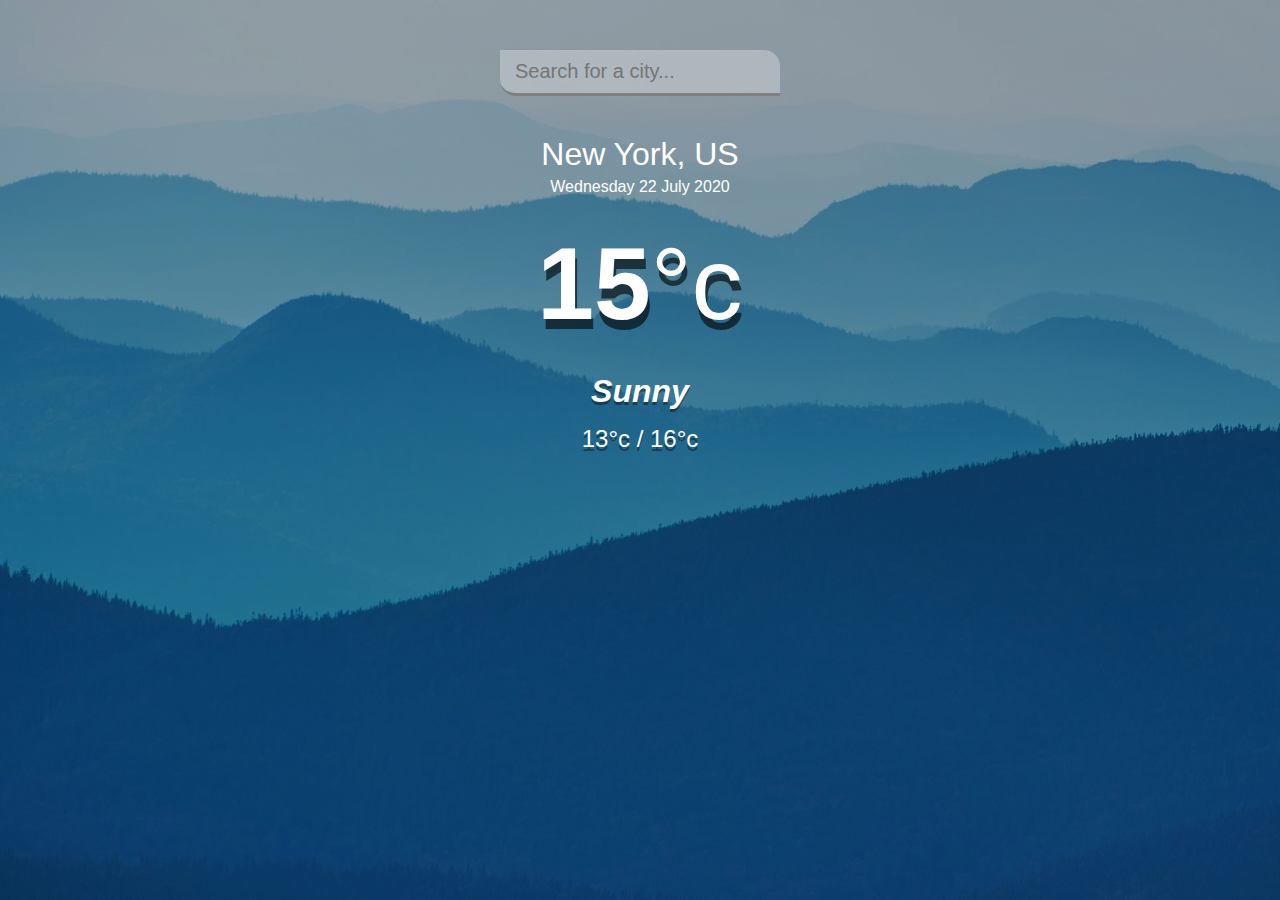
<file: Wether_App/index.html>
<!DOCTYPE html>
<html lang="en">
<head>
  <meta charset="UTF-8">
  <meta name="viewport" content="width=device-width, initial-scale=1.0">
  <title>Weather App</title>
  <link rel="stylesheet" href="main.css" />
</head>
<body>
  <div class="app-wrap">
    <header>
      <input type="text" autocomplete="off" class="search-box" placeholder="Search for a city..." />
    </header>
    <main>
      <section class="location">
        <div class="city">New York, US</div>
        <div class="date">Wednesday 22 July 2020</div>
      </section>
      <div class="current">
        <div class="temp">15<span>°c</span></div>
        <div class="weather">Sunny</div>
        <div class="hi-low">13°c / 16°c</div>
      </div>
    </main>
  </div>
  <script src="main.js"></script>
</body>
</html>
</file>
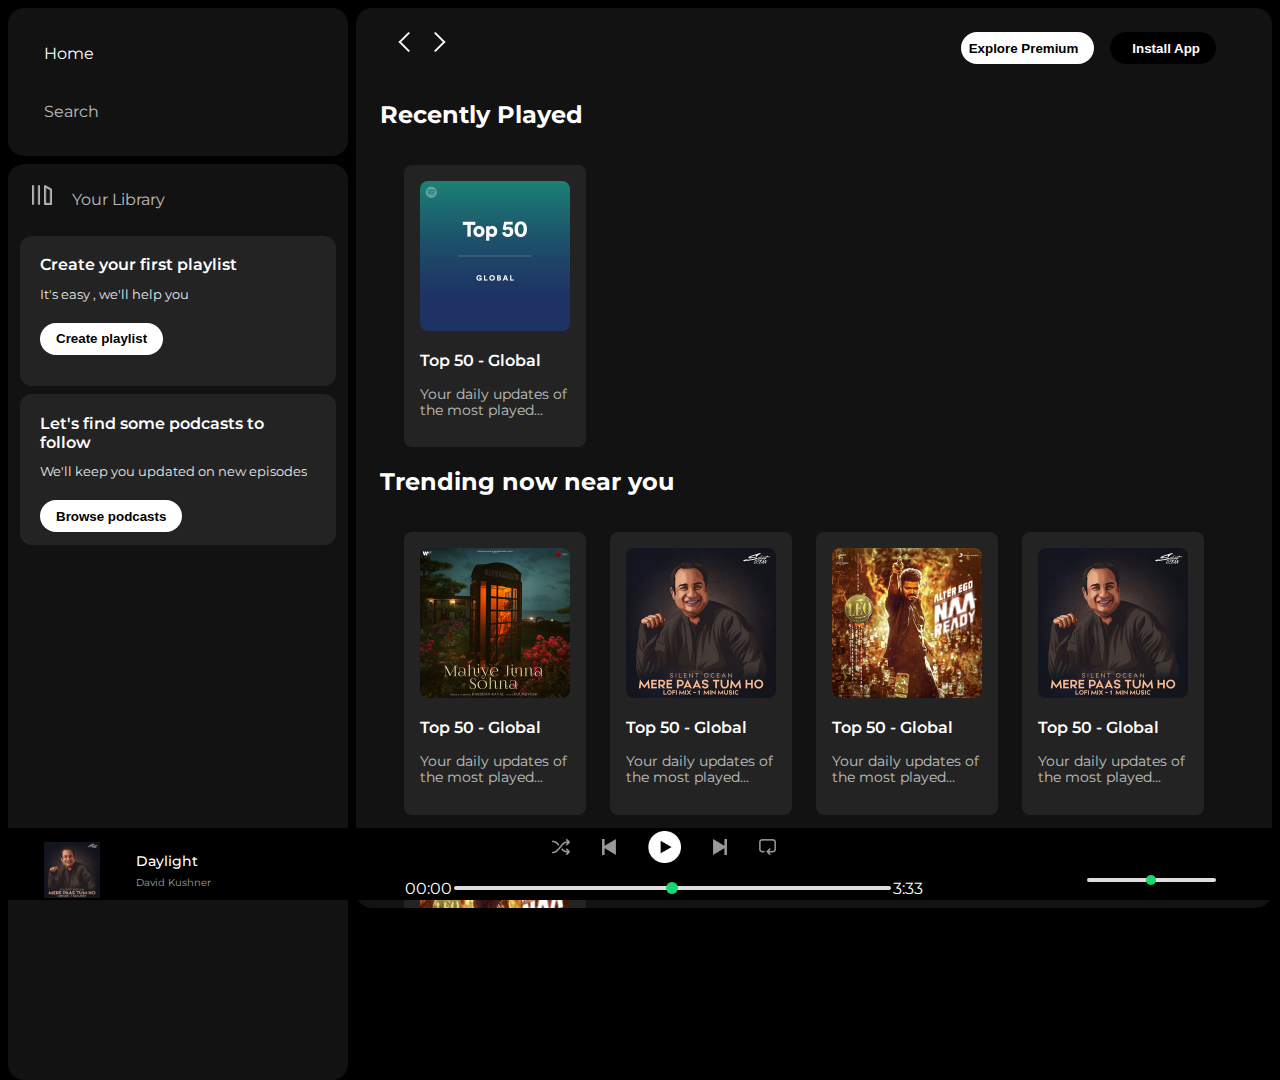
<file: Spotify/spotify.html>
<!DOCTYPE html>
<html lang="en">
<head>
      <meta charset="UTF-8">
      <meta name="viewport" content="width=device-width, initial-scale=1.0">
      <link rel="icon" href="./assect/logo.png">
      <link rel="stylesheet" href="style.css">
      <link rel="preconnect" href="https://fonts.googleapis.com">
      <link rel="preconnect" href="https://fonts.gstatic.com" crossorigin>
      <link href="https://fonts.googleapis.com/css2?family=Montserrat:ital,wght@0,100..900;1,100..900&display=swap" rel="stylesheet">
      <link rel="stylesheet" href="https://cdnjs.cloudflare.com/ajax/libs/font-awesome/6.5.1/css/all.min.css" integrity="sha512-DTOQO9RWCH3ppGqcWaEA1BIZOC6xxalwEsw9c2QQeAIftl+Vegovlnee1c9QX4TctnWMn13TZye+giMm8e2LwA==" crossorigin="anonymous" referrerpolicy="no-referrer" />
      <title>Spotify - Web Player: Music for everyone</title>
</head>
<body>
      <div class="main">
            <div class="sidebar">
                  <div class="nav">
                        <div class="nav-option" style="opacity: 1;">
                              <i class="fa-solid fa-house"></i>
                              <a href="#">Home</a>
                        </div>
                        <div class="nav-option">
                              <i class="fa-solid fa-magnifying-glass"></i>
                              <a href="#" >Search</a>
                        </div>
                  </div>
                  <div class="library">
                        <div class="options">
                              <div class="lib-option nav-option">
                                    <img src="./assect/library_icon.png">
                                    <a href="#">Your Library</a>
                              </div>
                              <div class="icons">
                                    <i class="fa-solid fa-plus"></i>
                                    <i class="fa-solid fa-arrow-right"></i>
                              </div>
                        </div>
                        <div class="lib-box">
                              <div class="box">
                                    <p class="box-p1">Create your first playlist</p>
                                    <p class="box-p2">It's easy , we'll help you</p>
                                    <button class="badge">Create playlist</button>
                              </div>
                              <div class="box">
                                    <p class="box-p1">Let's find some podcasts to follow</p>
                                    <p class="box-p2">We'll keep you updated on new episodes</p>
                                    <button class="badge">Browse podcasts</button>
                              </div>
                        </div>
                  </div>
            </div>
            <div class="main_content">
                  <div class="sticky-nav">
                        <div class="sticky-nav-icons">
                              <img src="./assect/backward_icon.png">
                              <img src="./assect/forward_icon.png" class="hide">
                        </div>
                        <div class="sticky-nav-option">
                              <button class="badge nav-item hide">Explore Premium</button>
                              <button class="badge nav-item dark-badge"><i class="fa-regular fa-circle-down" style="margin-right: 6px;"></i>Install App</button>
                              <i class="fa-regular fa-user nav-item"></i>
                        </div>
                  </div>
                  <h2>Recently Played</h2>
                        <div class="cards-container">
                              <div class="card">
                                    <img src="assect/card1img.jpeg" class="card-img">
                                    <p class="card-title">Top 50 - Global</p>
                                    <p class="card-info">Your daily updates of the most played...</p>
                              </div>
                        </div>
                  <h2>Trending now near you</h2>
                  <div class="cards-container">
                        <div class="card">
                              <img src="assect/card2img.jpeg" class="card-img">
                              <p class="card-title">Top 50 - Global</p>
                              <p class="card-info">Your daily updates of the most played...</p>
                        </div>
                        <div class="card">
                              <img src="assect/card3img.jpeg" class="card-img">
                              <p class="card-title">Top 50 - Global</p>
                              <p class="card-info">Your daily updates of the most played...</p>
                        </div>
                        <div class="card">
                              <img src="assect/card4img.jpeg" class="card-img">
                              <p class="card-title">Top 50 - Global</p>
                              <p class="card-info">Your daily updates of the most played...</p>
                        </div>
                        <div class="card">
                              <img src="assect/card3img.jpeg" class="card-img">
                              <p class="card-title">Top 50 - Global</p>
                              <p class="card-info">Your daily updates of the most played...</p>
                        </div>
                        <div class="card">
                              <img src="assect/card4img.jpeg" class="card-img">
                              <p class="card-title">Top 50 - Global</p>
                              <p class="card-info">Your daily updates of the most played...</p>
                        </div>
                  </div>
                  <h2>Featured Charts</h2>
                  <div class="cards-container">
                        <div class="card">
                              <img src="assect/card5img.jpeg" class="card-img">
                              <p class="card-title">Top Songs Global</p>
                              <p class="card-info">Your daily updates of the most played...</p>
                        </div>
                        <div class="card">
                              <img src="assect/card6img.jpeg" class="card-img">
                              <p class="card-title">Top Songs India</p>
                              <p class="card-info">Your daily updates of the most played...</p>
                        </div>
                        <div class="card">
                              <img src="assect/card1img.jpeg" class="card-img">
                              <p class="card-title">Top 50 - Global</p>
                              <p class="card-info">Your daily updates of the most played...</p>
                        </div>
                  </div>
                  <div class="footer">
                        <div class="line"></div>
                  </div>
            </div>
            <div class="music_player">
                  <div class="album">
                        <img src="assect/card3img.jpeg" class="album-img">
                        <div class="album-des">
                              <p class="album-title">Daylight</p><br>
                              <p class="album-info">David Kushner</p>
                        </div>
                        <i class="fa-regular fa-heart"></i>
                        <i class="fa-solid fa-display"></i>
                  </div>
                  <div class="player">
                        <div class="player-controls">
                              <img src="./assect/player_icon1.png" class="player-control-icon">
                              <img src="./assect/player_icon2.png" class="player-control-icon">
                              <img src="./assect/player_icon3.png" class="player-control-icon" style="opacity: 1; height: 2rem;">
                              <img src="./assect/player_icon4.png" class="player-control-icon">
                              <img src="./assect/player_icon5.png" class="player-control-icon">
                        </div>
                        <div class="playback-bar">
                              <span class="cur-time">00:00</span>
                              <input type="range" min="0" max="100" step="1" class="progress-bar">
                              <span class="tot-time">3:33</span>
                        </div>
                  </div>
                  <div class="controls">
                        <i class="fa-regular fa-file-audio"></i>
                        <i class="fa-solid fa-list-check"></i>
                        <i class="fa-regular fa-keyboard"></i>
                        <i class="fa-solid fa-volume-high"></i>
                        <input type="range" min="0" max="100" step="1" class="control-play">
                        <i class="fa-solid fa-up-right-and-down-left-from-center"></i>
                  </div>
            </div>
      </div>
</body>
</html>
</file>
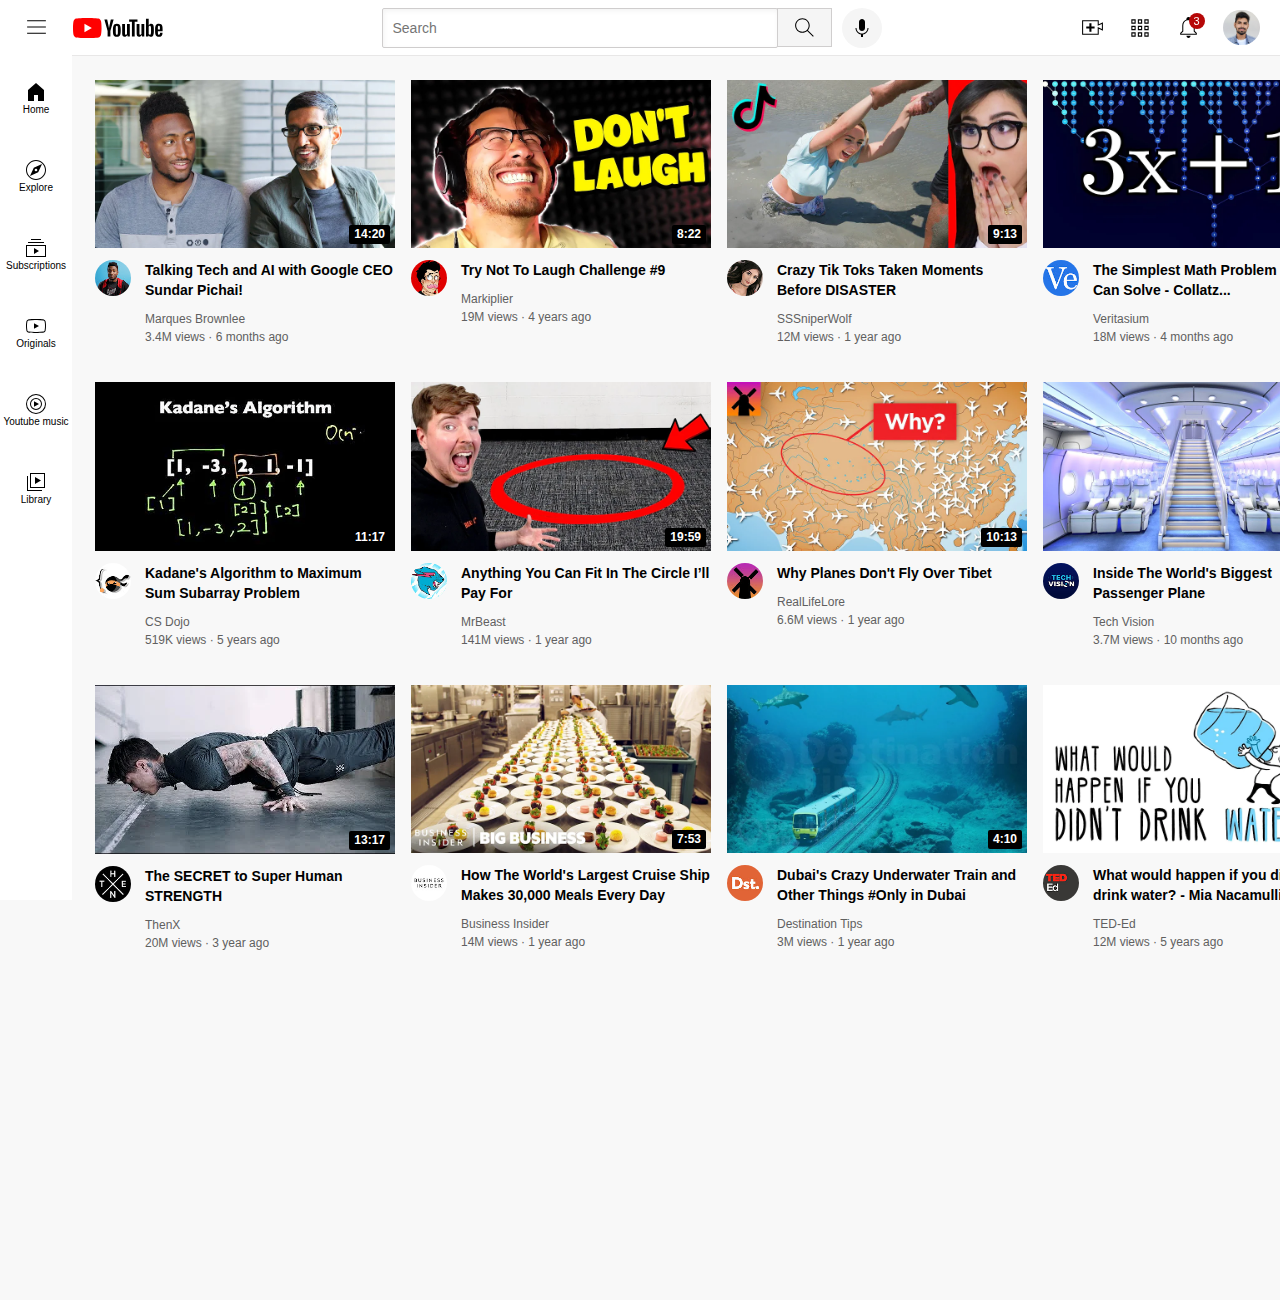
<file: Youtube/youtube.html>
<!DOCTYPE html>
<html>
<head>
      <title>Youtube Clone</title>
      <link rel="stylesheet" href="css\body.css">
      <link rel="stylesheet" href="css\header.css">
      <link rel="stylesheet" href="css\sidebar.css">
      <link rel="preconnect" href="https://fonts.googleapis.com">
      <link rel="preconnect" href="https://fonts.gstatic.com" crossorigin>
      <link href="https://fonts.googleapis.com/css2?family=Open+Sans:wght@400;500;600&display=swap" rel="stylesheet">
</head>
<style>
      p{
            font-family:'Lucida Sans', 'Lucida Sans Regular', 'Lucida Grande', 'Lucida Sans Unicode', Geneva, Verdana, sans-serif;
            margin-top: 0;
            margin-bottom: 0;
      }
      body{
            margin: 0;
            font-family: Arial, Helvetica, sans-serif;
            margin-bottom: 350px;
      }
</style>
<body>
      <div class="header">
            <div class="left_section">
                  <img class="hamburger" src="icons\hamburger-menu.svg">
                  <img class="youtube_logo" src="icons\youtube-logo.svg">
            </div>
            <div class="middle_section">
                  <input class="search_bar" type="text" placeholder="Search">
                  <button class="search_button">
                        <img class="search_icon" src="icons\search.svg">
                        <div class="tooltip">Search</div>
                  </button>
                  <button class="voice_search_button">
                        <img class="voice_search_icon" src="icons\voice-search-icon.svg">
                        <div class="tooltip">Search with your voice</div>
                  </button>
            </div>
            <div class="right_section">
                  <div class="upload_icon">
                        <img class="upload" src="icons\upload.svg">
                        <div class="tooltip">Create</div>
                  </div>
                  <div class="youtube_apps_icon">
                        <img class="youtube_apps" src="icons\youtube-apps.svg">
                        <div class="tooltip">Youtube apps</div>
                  </div>
                  
                  <div class="notifications_icon">
                        <img class="notifications" src="icons\notifications.svg">
                        <div class="notifications_count">3</div>
                        <div class="tooltip">Notifications</div>
                  </div>
                  
                  <img class="profile" src="photos\profile.jpg">
                  
            </div>
      </div>
      <div class="sidebar">
            <div class="sidebar_link">
                  <img src="icons\home.svg">
                  <div>Home</div>
            </div>
            <div class="sidebar_link">
                  <img src="icons\explore.svg">
                  <div>Explore</div>
            </div>
            <div class="sidebar_link">
                  <img src="icons\subscriptions.svg">
                  <div>Subscriptions</div>
            </div>
            <div class="sidebar_link">
                  <img src="icons\originals.svg">
                  <div>Originals</div>
            </div>
            <div class="sidebar_link">
                  <img src="icons\youtube-music.svg">
                  <div>Youtube music</div>
            </div>
            <div class="sidebar_link">
                  <img src="icons\library.svg">
                  <div>Library</div>
            </div>
      </div>
      <main>
            <div class="video_grid">
                  <div class="video-preview">
                        <div class="thumbnail_row">
                              <img class="thumbnail_1" src="photos\thumbnail-1.webp">
                              <div class="video_time">14:20</div>
                        </div>
                        <div class="video_info_grid">
                              <div class="channel_pic">
                                    <img class="profile_pic" src="photos\channel-1.jpeg">
                              </div>
                              <div class="video_info">
                                    <p class="video_title">Talking Tech and AI with Google CEO Sundar Pichai!</p>
                                    <p class="video_author">Marques Brownlee</p>
                                    <p class="video_stats">3.4M views · 6 months ago</p>
                              </div>
                        </div>
                  </div>
                  <div class="video-preview">
                        <div class="thumbnail_row">
                              <img class="thumbnail_1" src="photos\thumbnail-2.webp">
                              <div class="video_time">8:22</div>
                        </div>
                        <div class="video_info_grid">
                              <div class="channel_pic">
                                    <img class="profile_pic" src="photos\channel-2.jpeg">
                              </div>
                              <div class="video_info">
                                    <p class="video_title">Try Not To Laugh Challenge #9</p>
                                    <p class="video_author">Markiplier</p>
                                    <p class="video_stats">19M views · 4 years ago</p>
                              </div>
                        </div>
                  </div>
                  <div class="video-preview">
                        <div class="thumbnail_row">
                              <img class="thumbnail_1" src="photos\thumbnail-3.webp">
                              <div class="video_time">9:13</div>
                        </div>
                        <div class="video_info_grid">
                              <div class="channel_pic">
                                    <img class="profile_pic" src="photos\channel-3.jpeg">
                              </div>
                              <div class="video_info">
                                    <p class="video_title">Crazy Tik Toks Taken Moments Before DISASTER</p>
                                    <p class="video_author">SSSniperWolf</p>
                                    <p class="video_stats">12M views · 1 year ago</p>
                              </div>
                        </div>
                  </div>
                  <div class="video-preview">
                        <div class="thumbnail_row">
                              <img class="thumbnail_1" src="photos\thumbnail-4.webp">
                              <div class="video_time">22:03</div>
                        </div>
                        <div class="video_info_grid">
                              <div class="channel_pic">
                                    <img class="profile_pic" src="photos\channel-4.jpeg">
                              </div>
                              <div class="video_info">
                                    <p class="video_title">The Simplest Math Problem No One Can Solve - Collatz...</p>
                                    <p class="video_author">Veritasium</p>
                                    <p class="video_stats">18M views · 4 months ago</p>
                              </div>
                        </div>
                  </div>
                  <div class="video-preview">
                        <div class="thumbnail_row">
                              <img class="thumbnail_1" src="photos\thumbnail-5.webp">
                              <div class="video_time">11:17</div>
                        </div>
                        <div class="video_info_grid">
                              <div class="channel_pic">
                                    <img class="profile_pic" src="photos\channel-5.jpeg">
                              </div>
                              <div class="video_info">
                                    <p class="video_title">Kadane's Algorithm to Maximum Sum Subarray Problem</p>
                                    <p class="video_author">CS Dojo</p>
                                    <p class="video_stats">519K views · 5 years ago</p>
                              </div>
                        </div>
                  </div>
                  <div class="video-preview">
                        <div class="thumbnail_row">
                              <img class="thumbnail_1" src="photos\thumbnail-6.webp">
                              <div class="video_time">19:59</div>
                        </div>
                        <div class="video_info_grid">
                              <div class="channel_pic">
                                    <img class="profile_pic" src="photos\channel-6.jpeg">
                              </div>
                              <div class="video_info">
                                    <p class="video_title">Anything You Can Fit In The Circle I’ll Pay For</p>
                                    <p class="video_author">MrBeast</p>
                                    <p class="video_stats">141M views · 1 year ago</p>
                              </div>
                        </div>
                  </div>
                  <div class="video-preview">
                        <div class="thumbnail_row">
                              <img class="thumbnail_1" src="photos\thumbnail-7.webp">
                              <div class="video_time">10:13</div>
                        </div>
                        <div class="video_info_grid">
                              <div class="channel_pic">
                                    <img class="profile_pic" src="photos\channel-7.jpeg">
                              </div>
                              <div class="video_info">
                                    <p class="video_title">Why Planes Don't Fly Over Tibet</p>
                                    <p class="video_author">RealLifeLore</p>
                                    <p class="video_stats">6.6M views · 1 year ago</p>
                              </div>
                        </div>
                  </div>
                  <div class="video-preview">
                        <div class="thumbnail_row">
                              <img class="thumbnail_1" src="photos\thumbnail-8.webp">
                              <div class="video_time">7:12</div>
                        </div>
                        <div class="video_info_grid">
                              <div class="channel_pic">
                                    <img class="profile_pic" src="photos\channel-8.jpeg">
                              </div>
                              <div class="video_info">
                                    <p class="video_title">Inside The World's Biggest Passenger Plane</p>
                                    <p class="video_author">Tech Vision</p>
                                    <p class="video_stats">3.7M views · 10 months ago</p>
                              </div>
                        </div>
                  </div>
                  <div class="video-preview">
                        <div class="thumbnail_row">
                              <img class="thumbnail_1" src="photos\thumbnail-9.webp">
                              <div class="video_time">13:17</div>
                        </div>
                        <div class="video_info_grid">
                              <div class="channel_pic">
                                    <img class="profile_pic" src="photos\channel-9.jpeg">
                              </div>
                              <div class="video_info">
                                    <p class="video_title">The SECRET to Super Human STRENGTH</p>
                                    <p class="video_author">ThenX</p>
                                    <p class="video_stats">20M views · 3 year ago</p>
                              </div>
                        </div>
                  </div>
                  <div class="video-preview">
                        <div class="thumbnail_row">
                              <img class="thumbnail_1" src="photos\thumbnail-10.webp">
                              <div class="video_time">7:53</div>
                        </div>
                        <div class="video_info_grid">
                              <div class="channel_pic">
                                    <img class="profile_pic" src="photos\channel-10.jpeg">
                              </div>
                              <div class="video_info">
                                    <p class="video_title">How The World's Largest Cruise Ship Makes 30,000 Meals Every Day</p>
                                    <p class="video_author">Business Insider</p>
                                    <p class="video_stats">14M views · 1 year ago</p>
                              </div>
                        </div>
                  </div>
                  <div class="video-preview">
                        <div class="thumbnail_row">
                              <img class="thumbnail_1" src="photos\thumbnail-11.webp">
                              <div class="video_time">4:10</div>
                        </div>
                        <div class="video_info_grid">
                              <div class="channel_pic">
                                    <img class="profile_pic" src="photos\channel-11.jpeg">
                              </div>
                              <div class="video_info">
                                    <p class="video_title">Dubai's Crazy Underwater Train and Other Things #Only in Dubai</p>
                                    <p class="video_author">Destination Tips</p>
                                    <p class="video_stats">3M views · 1 year ago</p>
                              </div>
                        </div>
                  </div>
                  <div class="video-preview">
                        <div class="thumbnail_row">
                              <img class="thumbnail_1" src="photos\thumbnail-12.webp">
                              <div class="video_time">4:51</div>
                        </div>
                        <div class="video_info_grid">
                              <div class="channel_pic">
                                    <img class="profile_pic" src="photos\channel-12.jpeg">
                              </div>
                              <div class="video_info">
                                    <p class="video_title">What would happen if you didn’t drink water? - Mia Nacamulli</p>
                                    <p class="video_author">TED-Ed</p>
                                    <p class="video_stats">12M views · 5 years ago</p>
                              </div>
                        </div>
                  </div>
            </div>
      </main>
</body>
</html>
</file>
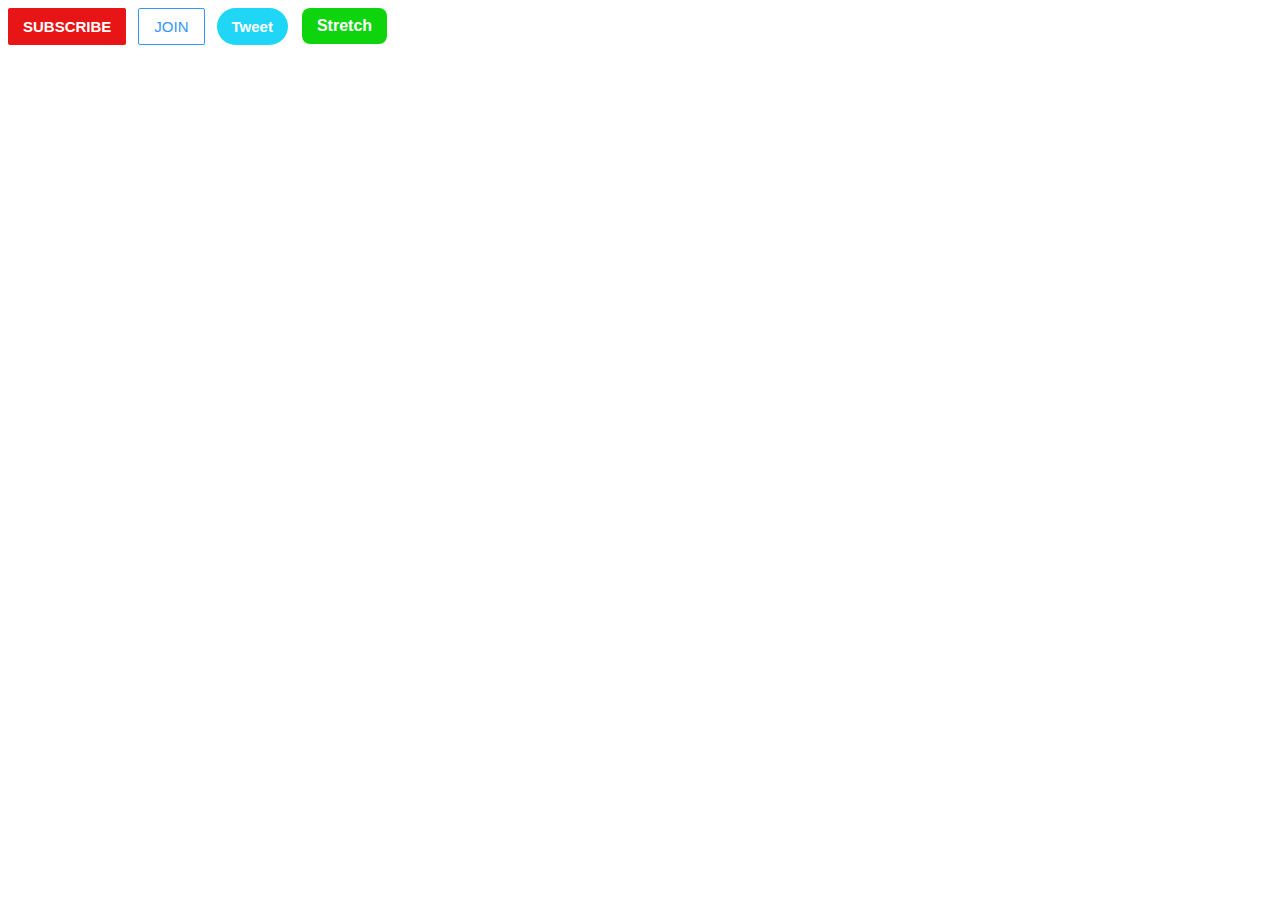
<file: Youtube/Challange/buttons.html>
<!DOCTYPE html>
<html lang="en">
<head>
      <meta charset="UTF-8">
      <meta name="viewport" content="width=device-width, initial-scale=1.0">
      <title>Document</title>
</head>
<style>
      .subscribe-button{
            background-color: rgb(231, 21, 21);
            color: white;
            border: none;
            padding-top: 10px;
            padding-bottom: 10px;
            padding-left: 15px;
            padding-right: 15px;
            border-radius: 2px;
            cursor: pointer;
            font-weight: bold;
            font-size:15px;
            margin-right: 8px;
            transition: opacity 0.2s;
            vertical-align: top;
      }
      .subscribe-button:hover{
            opacity: 0.6;
      }
      .subscribe-button:active{
            opacity: 0.3;
      }
      .join-button{
            background-color: white;
            border-color: rgb(52, 150, 248);
            border-style: solid;
            border-width: 1px;
            color:rgb(52, 150, 248) ;
            font-size: 15px;
            padding-top: 9px;
            padding-bottom: 9px;
            padding-left: 15px;
            padding-right: 15px;
            border-radius: 2px;
            border-radius: 2px;
            margin-right: 8px;
            cursor: pointer;
            transition: background-color 0.5s;
            vertical-align: top;
      }
      .join-button:hover{
            background-color: rgb(52, 150, 248) ;
            color: white;
      }
      .join-button:active{
            opacity: 0.8;
      }
      .tweet-button{
            background-color: rgb(31, 214, 246);
            color: white;
            border: none;
            padding-top: 10px;
            padding-bottom: 10px;
            padding-left: 15px;
            padding-right: 15px;
            border-radius: 25px;
            font-weight: bold;
            font-size: 15px;
            cursor: pointer;
            transition: box-shadow 0.15s;
            vertical-align: top;
      }
      .tweet-button:hover{
            box-shadow: 1px 2px 10px rgb(154, 154, 154);
      }
      .tweet-button:active{
            opacity: 0.8;
      }
      .stretch-button{
            background-color: rgb(14, 212, 14);
            color: white;
            border: none;
            padding-top: 9px;
            padding-bottom: 9px;
            padding-left: 15px;
            padding-right: 15px;
            margin-left: 10px;
            border-radius: 8px;
            font-weight: bold;
            font-size: 16px;
            cursor: pointer;
            transition: padding-top 1s,
            padding-bottom 1s,
            padding-left 1s,
            padding-right  1s;
      }
      .stretch-button:hover{
            padding-top: 15px;
            padding-bottom: 15px;
            padding-left: 30px;
            padding-right: 30px;
      }
</style>
<body>
      <button class="subscribe-button">SUBSCRIBE</button>
      <button class="join-button">JOIN</button>
      <button class="tweet-button">Tweet</button>
      <button class="stretch-button">Stretch</button>
</body>
</html>
</file>
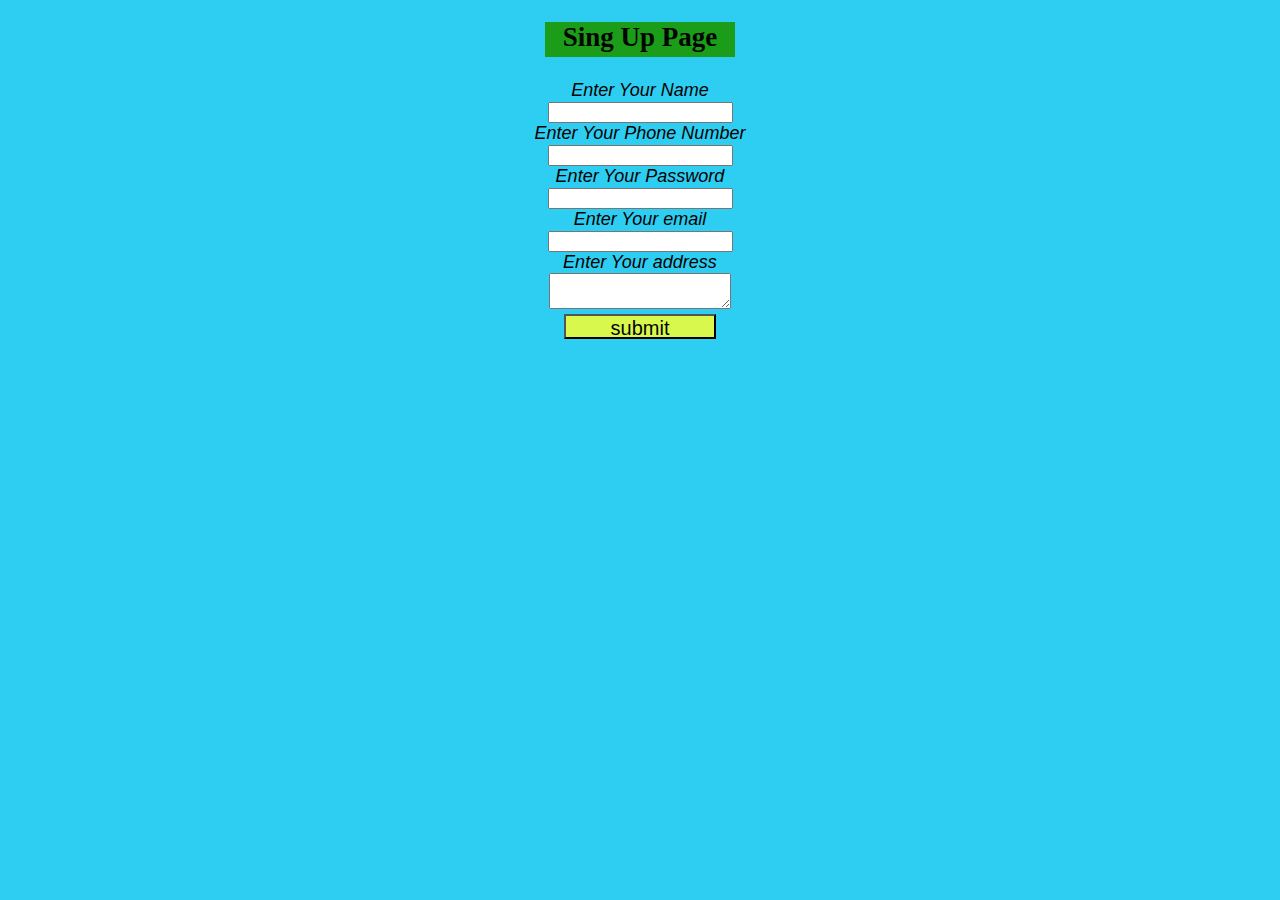
<file: Youtube/Challange/form.html>
<!DOCTYPE html>
<html>
    <head>
        <title>Registration Form</title>
    </head>
    <body>
        <style>
            body {
                background: rgb(45, 206, 241);
                font-family: 'Times New Roman', Times, serif;
                font-size: large;
            }
            h2{
                color: rgb(1, 5, 0);
                background-position: 50%;
                font-family: Georgia, 'Times New Roman', Times, serif;
                border:none;
                background-color: rgb(28, 157, 25);
                width: 15%;
                height: 35px;
                text-align: center;
            }
            h3{
                color: rgb(37, 91, 240);
                font-size: larger;
            }
            label{
                color: rgb(6, 1, 1);
                font-family: 'Gill Sans', 'Gill Sans MT', Calibri, 'Trebuchet MS', sans-serif;
                font-style: italic;
            }
            input[type="submit"]{
                color: rgb(6, 6, 6);
                background-color: rgb(217, 248, 77);
                width: 12%;
                height: 25px;
                font-size: 20px;
            }
        </style>
        <div id="contain" align="center">
        <h2 >Sing Up Page</h2>
        </div>
        <form action="basics.html">
                <div id="menu" align="center">
                <label>Enter Your Name</label><br>
                <input type="text" name="name" ><br>
                <label>Enter Your Phone Number</label><br>
                <input type="number" name="Phone Number" ><br>
                <label for="password"> Enter Your Password</label><br>
                <input type="password" id="password" name="password" ><br>
                <label>Enter Your email</label><br>
                <input type="email" name="email"><br>
                <label>Enter Your address</label><br>
                <textarea></textarea><br>
                <input type="submit" value="submit" formaction="basics.html"><br>
                </div>
        </form>
    </body>
</html>
</file>
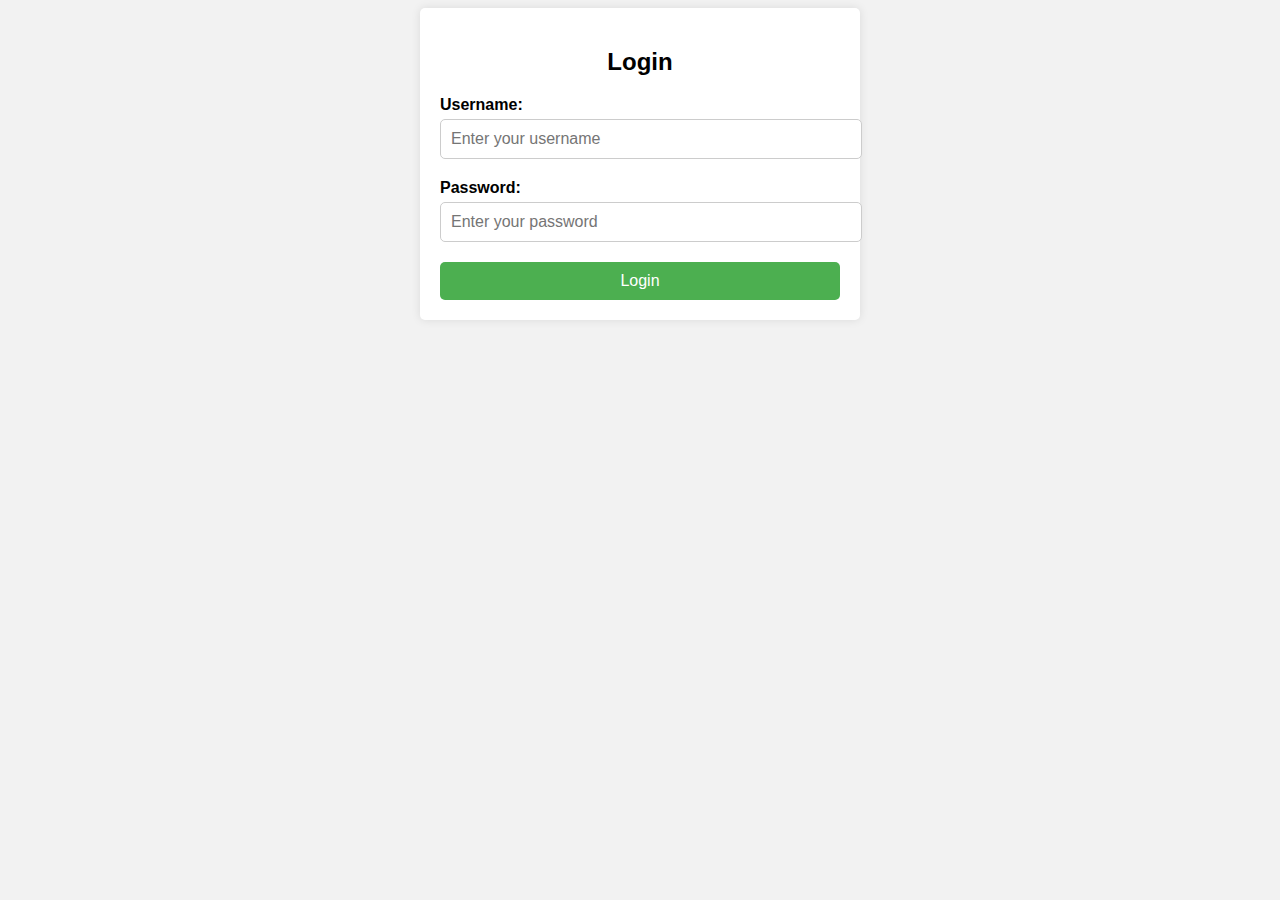
<file: Youtube/Challange/login.html>
<!DOCTYPE html>
<html>
<head>
  <title>Login Page</title>
  <style>
    body {
      font-family: Arial, sans-serif;
      background-color: #f2f2f2;
    }
    
    .container {
      max-width: 400px;
      margin: 0 auto;
      padding: 20px;
      background-color: #fff;
      border-radius: 5px;
      box-shadow: 0 0 10px rgba(0, 0, 0, 0.1);
    }
    
    h2 {
      text-align: center;
    }
    
    .form-group {
      margin-bottom: 20px;
    }
    
    label {
      display: block;
      font-weight: bold;
      margin-bottom: 5px;
    }
    
    input[type="text"],
    input[type="password"] {
      width: 100%;
      padding: 10px;
      font-size: 16px;
      border-radius: 5px;
      border: 1px solid #ccc;
    }
    
    .btn {
      display: block;
      width: 100%;
      padding: 10px;
      font-size: 16px;
      text-align: center;
      border-radius: 5px;
      border: none;
      background-color: #4CAF50;
      color: #fff;
      cursor: pointer;
    }
    
    .btn:hover {
      background-color: #45a049;
    }
  </style>
</head>
<body>
  <div class="container">
    <h2>Login</h2>
    <form>
      <div class="form-group">
        <label for="username">Username:</label>
        <input type="text" id="username" name="username" placeholder="Enter your username">
      </div>
      <div class="form-group">
        <label for="password">Password:</label>
        <input type="password" id="password" name="password" placeholder="Enter your password">
      </div>
      <button class="btn" type="submit">Login</button>
    </form>
  </div>
</body>
</html>
</file>
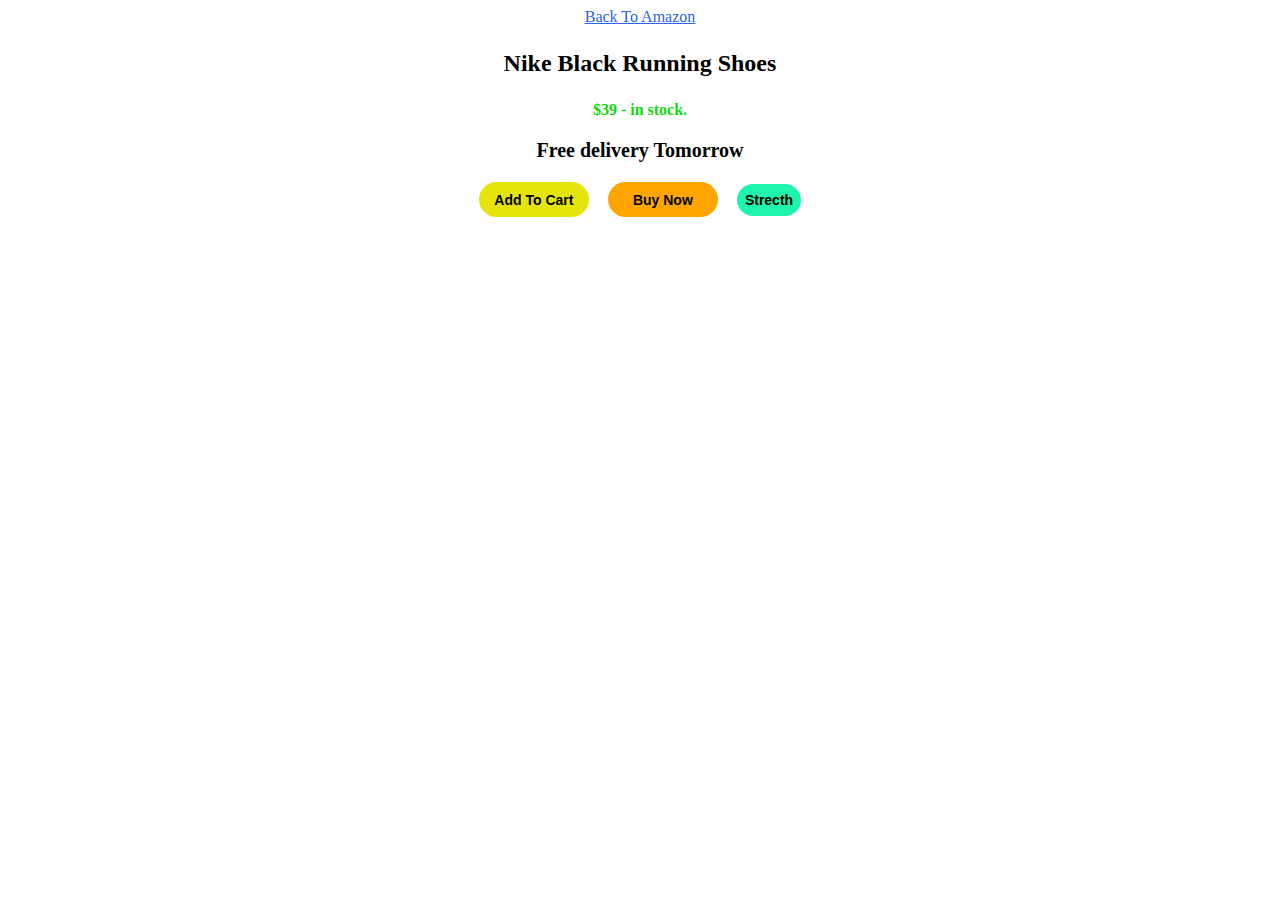
<file: Youtube/Challange/problem.html>
<!DOCTYPE html>
<html>
    <head>
<style>
    .amazon-link{
        color: rgb(40, 102, 234);
    }
    .amazon-link:hover{
        color: red;
    }
    .product{
        font-size: 24px;
        font-weight: bold;
    }
    .stock{
        color: rgb(15, 218, 15);
        font-weight: bold;
    }
    .date{
        font-size: 20px;
        font-weight: bold;
    }
    .cart{
        background-color: rgb(229, 229, 11);
        border: none;
        height: 35px;
        width: 110px;
        border-radius: 20px;
        text-align: center;
        font-size: medium;
        cursor: pointer;
        font-size: 14px;
        font-weight: 600;
        margin-right: 15px;
        transition: opacity 0.15s;
    }
    .cart:hover{
        opacity: 0.6;
    }
    .cart:active{
        background-color: rgb(28, 248, 65);
    }
    .buy{
        background-color: orange;
        border: none;
        height: 35px;
        width: 110px;
        border-radius: 20px;
        font-size: medium;
        cursor: pointer;
        font-size: 14px;
        font-weight: 600;
        margin-right: 15px;
    }
    .buy:hover{
        opacity: 0.6;
    }
    .buy:active{
        background-color: aqua;
    }
    .strecth{
        background-color: rgb(29, 245, 173);
        border: none;
        padding-left: 8px;
        padding-top: 8px;
        padding-bottom: 8px;
        padding-right: 8px;
        font-size: 14px;
        font-weight: 600;
        border-radius: 20px;
        transition: padding-left,padding-right 0.5s;
        margin-bottom: 20px;
    }
    .strecth:hover{
        padding-left: 30px;
        padding-right: 30px;
    }
</style>
</head>
<body>
<div align="center">
<a class="amazon-link" href="www.amason.com">Back To Amazon</a>
<p class="product">Nike Black Running Shoes</p>
<p class="stock">$39 - in stock.</p>
<p class="date">Free delivery Tomorrow</p>
<button class="cart">Add To Cart</button>
<button class="buy">Buy Now</button>
<button class="strecth">Strecth</button><br>
</div>
</body>
</html>
</file>
<file: Wether_App/main.css>
* {
  margin: 0;
  padding: 0;
  box-sizing: border-box;
}

body {
  font-family: 'montserrat', sans-serif;
  background-image: url('bg.jpg');
  background-size: cover;
  background-position: top center;
}

.app-wrap {
  display: flex;
  flex-direction: column;
  min-height: 100vh;
  background-image: linear-gradient(to bottom, rgba(0, 0, 0, 0.3), rgba(0, 0, 0, 0.3));
}

header {
  display: flex;
  justify-content: center;
  align-items: center;
  padding: 50px 15px 15px;
}

header input {
  width: 100%;
  max-width: 280px;
  padding: 10px 15px;
  border: none;
  outline: none;
  background-color: rgba(255, 255, 255, 0.3);
  border-radius: 0px 16px 0px 16px;
  border-bottom: 3px solid gray;

  color: #313131;
  font-size: 20px;
  font-weight: 300;
  transition: 0.2s ease-out;
}

header input:focus {
  background-color: rgba(255, 255, 255, 0.6);
}

main {
  flex: 1 1 100%;
  padding: 25px 25px 50px;
  display: flex;
  flex-direction: column;
  align-items: center;
  text-align: center;
}

.location .city {
  color: #fff;
  font-size: 32px;
  font-weight: 500;
  margin-bottom: 5px;
}

.location .date {
  color: #fff;
  font-size: 16px;
}

.current .temp {
  color: #fff;
  font-size: 102px;
  font-weight: 900;
  margin: 30px 0px;
  text-shadow: 2px 10px rgba(0, 0, 0, 0.6);
}

.current .temp span {
  font-weight: 500;
}

.current .weather {
  color: #fff;
  font-size: 32px;
  font-weight: 700;
  font-style: italic;
  margin-bottom: 15px;
  text-shadow: 0px 3px rgba(0, 0, 0, 0.4);
}

.current .hi-low {
  color: #fff;
  font-size: 24px;
  font-weight: 500;
  text-shadow: 0px 4px rgba(0, 0, 0, 0.4);
}
</file>
<file: Spotify/style.css>
body{
      font-family: "Montserrat", sans-serif;
      margin: 0;
      background-color: black;
      color: white;
      overflow: hidden;
}
.main{
      display: flex;
      height: 100vh;
      padding: 0.5rem;
}
.sidebar{
      background-color: black;
      width: 340px;
      border-radius: 1rem;
      margin-right: 0.5rem;
}
.main_content{
      background-color: #121212;
      flex: 1;
      border-radius: 1rem;
      overflow: auto;
      padding: 0 1.5rem 0 1.5rem;
}
.music_player{
      background-color: black;
      position: fixed;
      bottom: 0;
      width: 100%;
      height: 72px;
}
a{
      text-decoration: none;
      color: white;
}
.nav{
      background-color: #121212;
      border-radius: 1rem;
      display: flex;
      flex-direction: column;
      justify-content: center;
      height: 100px;
      padding: 1.5rem 0.5rem;
}
.nav-option{
      line-height: 2.5rem;
      opacity: 0.7;
      padding: 0.5rem 0.75rem;
}
.nav-option:hover{
      opacity: 1;
}
.nav-option i{
      font-size: 1.30rem;
}
.nav-option a{
      font-size: 1rem;
      padding: 1rem;
}
.library{
      background-color: #121212;
      border-radius: 1rem;
      height: 100%;
      margin-top: 0.5rem;
      padding: 0.5rem 0.75rem;
}
.options{
      display: flex;
      justify-content: space-between;
      align-items: center;
}
.lib-option img{
      height: 1.25rem;
      width: 1.25rem;
}
.icons{
      font-size: 1rem;
      display: flex;
}
.icons i{
      opacity: 0.7;
      margin-right: 1rem;
}
.icons i:hover{
      opacity: 1;
}

.box{
      background-color: #232323;
      height: 8rem;
      border-radius: 0.75rem;
      margin: 0.5rem 0 0.5rem 0;
      padding: 0.7rem 1.25rem;
}
.box-p1{
      font-weight: 600;
      font-size: 1rem;
      margin-bottom: 0.25rem;
      margin-top: 0.5rem;
}
.box-p2{
      font-size: 0.8rem;
      opacity: 0.9;
}
.badge{
      background-color: white;
      border: none;
      border-radius: 100px;
      padding: 0.25rem 1rem;
      font-weight: 700;
      height: 2rem;
      margin-top: 0.5rem;
      width: fit-content;
}
.dark-badge{
      background-color: black;
      color: white;
}

.sticky-nav{
      position: sticky;
      top: 0;
      background-color: #121212;
      display: flex;
      justify-content: space-between;
      align-items: center;
      padding: 1rem 0 1rem 0;
      z-index: 10 ;
}
.sticky-nav-icons{
      margin-left: 0.75rem;
}
.sticky-nav-option{
      display: flex;
      align-items: center;
      justify-content: center;
}
.nav-item{
      margin-right: 1rem;
}
@media(max-width:1000px){
      .hide{
            display: none;
      }
}
.card{
      background-color: #232323;
      width: 150px;
      border-radius: 0.5rem;
      padding: 1rem;
      margin-left : 1.5rem;
      margin-top: 1rem;
}
.cards-container{
      display: flex;
      flex-wrap: wrap;
}
.card-img{
      border-radius: 0.5rem;
      width: 100%;
}
.card-title{
      font-weight: 600;
}
.card-info{
      font-size: 0.85rem;
      opacity: 0.7;
}
.footer{
      height: 300px;
      display: flex;
      align-items: center;
      justify-content: center;
}
.line{
      height: 50%;
      width: 90%;
      opacity: 0.4;
      border-top: 1px solid white;
}
.music_player{
      display: flex;
      justify-content: center;
      align-items: center;
}
.album{
      width: 25%;
      display: flex;
      justify-content: space-evenly;
      align-items: center;
      margin-top: 0.75rem;
      padding-right: 2rem;
}
.album-img{
      width: 3.5rem;
      align-items: start;
}
.album-title{
      font-size: 0.9rem;
      font-weight: 500;
      margin-bottom: 0.25rem;
}
.album-info{
      font-size: 0.65rem;
      opacity: 0.6;
}
.album-des{
      line-height: 0.2rem;
      align-items: start;
}
.player{
      width: 50%;
}
.player-controls{
      display: flex;
      justify-content: center;
      align-items: center;
}
.player-control-icon{
      height: 1rem;
      padding: 1rem;
      opacity: 0.6;
}
.player-control-icon:hover{
      opacity: 1;
}
.playback-bar{
      display: flex;
      align-items: center;
      justify-content: center;
      padding-bottom: 1rem;
}
.progress-bar{
      width: 70%;
      appearance: none;
      cursor: pointer;
      background-color: transparent;
}
.progress-bar::-webkit-slider-runnable-track{
      background-color: #ddd ;
      border-radius: 100px;
      height: 0.2rem;
}
.progress-bar::-webkit-slider-thumb{
      appearance: none;
      height: 0.75rem;
      width: 0.75rem;
      background-color: #1bd670;
      border-radius: 50%;
      margin-top: -4px;
}
.controls{
      width: 25%;
      display: flex;
      justify-content: center;
      align-items: center;
      padding-top: 2rem;
}
.controls i{
      font-size: 1rem;
      opacity: 0.5;
      padding: 0.4rem;
}
.controls i:hover{
      opacity: 0.9;
}
.control-play{
      appearance: none;
      background-color: transparent;
      cursor: pointer;
}
.control-play::-webkit-slider-runnable-track{
      background-color: #ddd ;
      border-radius: 100px;
      height: 0.2rem;
}
.control-play::-webkit-slider-thumb{
      appearance: none;
      height: 0.6rem;
      width: 0.6rem;
      background-color: #1bd670;
      border-radius: 50%;
      margin-top: -3px;
}
.hide{
      padding-left: 0.5rem;
}
</file>
